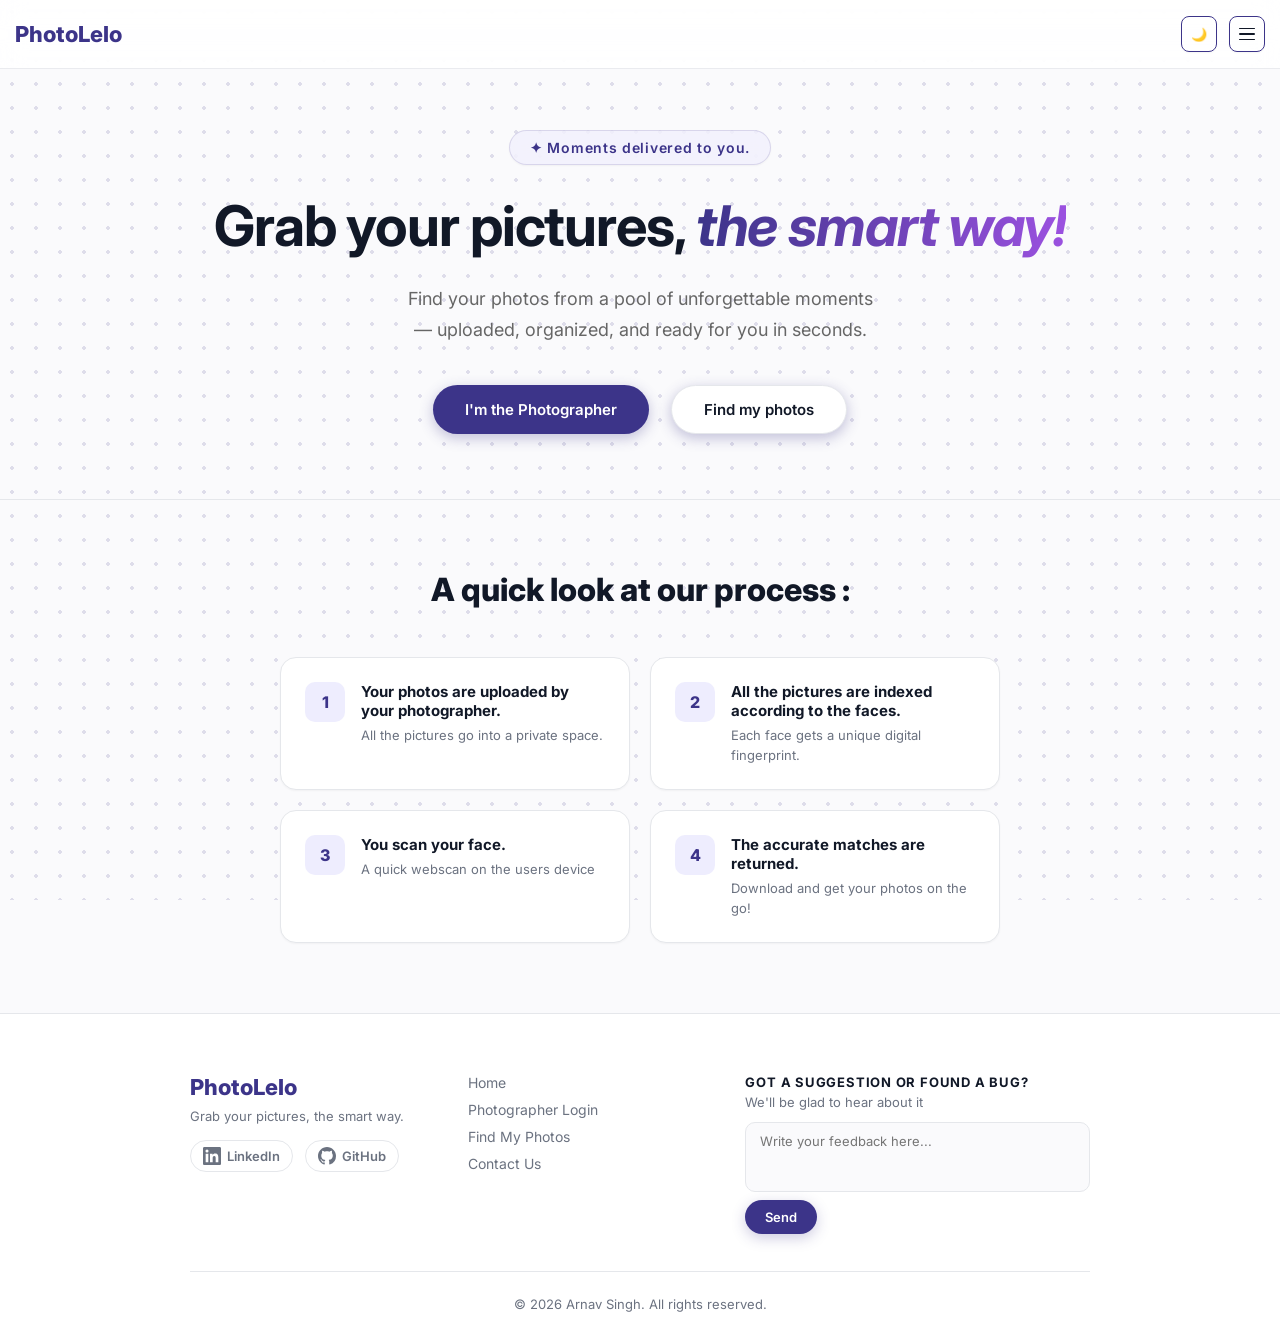
<file: index.html>
<!doctype html>
<html lang="en">
  <head>
    <meta charset="UTF-8" />
    <meta name="viewport" content="width=device-width, initial-scale=1.0" />
    <title>PhotoLelo</title>
    <link rel="stylesheet" href="css/style.css" />
  </head>
  <body>
    <nav class="navbar">
      <a href="index.html" class="logo" style="text-decoration: none"
        >PhotoLelo</a
      >
      <div
        style="margin-left: auto; display: flex; align-items: center; gap: 12px"
      >
        <button
          class="theme-toggle"
          onclick="toggleTheme()"
          title="Toggle theme"
        >
          🌙
        </button>
        <button class="hamburger" onclick="toggleMenu()" aria-label="Menu">
          <span></span>
          <span></span>
          <span></span>
        </button>
      </div>
    </nav>

    <!-- mobile menu dropdown -->
    <div id="nav-menu" class="nav-menu hidden">
      <a href="admin.html">Photographer Login</a>
      <a href="guest.html">Find My Photos</a>
      <a href="mailto:your@email.com">Contact Us</a>
      <a href="#footer-feedback" onclick="toggleMenu()">Send Feedback</a>
    </div>

    <section class="hero">
      <div class="hero-tag">✦ Moments delivered to you.</div>
      <h1>
        Grab your pictures, <span class="text-gradient">the smart way!</span>
      </h1>
      <p>
        Find your photos from a pool of unforgettable moments — uploaded,
        organized, and ready for you in seconds.
      </p>
      <div class="main-buttons">
        <a href="admin.html" class="btn btn-primary">I'm the Photographer</a>
        <a href="guest.html" class="btn btn-secondary">Find my photos</a>
      </div>
    </section>

    <!-- just telling people how it kinda works...no rocket science -->
    <section class="working">
      <h2>A quick look at our process :</h2>
      <div class="steps">
        <div class="step">
          <span class="step-num">1</span>
          <div>
            <h3>Your photos are uploaded by your photographer.</h3>
            <p>All the pictures go into a private space.</p>
          </div>
        </div>
        <div class="step">
          <span class="step-num">2</span>
          <div>
            <h3>All the pictures are indexed according to the faces.</h3>
            <p>Each face gets a unique digital fingerprint.</p>
          </div>
        </div>
        <div class="step">
          <span class="step-num">3</span>
          <div>
            <h3>You scan your face.</h3>
            <p>A quick webscan on the users device</p>
          </div>
        </div>
        <div class="step">
          <span class="step-num">4</span>
          <div>
            <h3>The accurate matches are returned.</h3>
            <p>Download and get your photos on the go!</p>
          </div>
        </div>
      </div>
    </section>
    <footer class="footer">
      <div class="footer-content">
        <div class="footer-left">
          <a href="index.html" class="logo" style="text-decoration: none"
            >PhotoLelo</a
          >
          <p class="footer-tagline">Grab your pictures, the smart way.</p>
          <div class="footer-social">
            <a
              href="https://www.linkedin.com/in/arnavsengar/"
              target="_blank"
              class="social-link"
            >
              <svg
                width="18"
                height="18"
                viewBox="0 0 24 24"
                fill="currentColor"
              >
                <path
                  d="M20.447 20.452h-3.554v-5.569c0-1.328-.027-3.037-1.852-3.037-1.853 0-2.136 1.445-2.136 2.939v5.667H9.351V9h3.414v1.561h.046c.477-.9 1.637-1.85 3.37-1.85 3.601 0 4.267 2.37 4.267 5.455v6.286zM5.337 7.433a2.062 2.062 0 0 1-2.063-2.065 2.064 2.064 0 1 1 2.063 2.065zm1.782 13.019H3.555V9h3.564v11.452zM22.225 0H1.771C.792 0 0 .774 0 1.729v20.542C0 23.227.792 24 1.771 24h20.451C23.2 24 24 23.227 24 22.271V1.729C24 .774 23.2 0 22.222 0h.003z"
                />
              </svg>
              LinkedIn
            </a>
            <a
              href="https://github.com/arnav-sengar"
              target="_blank"
              class="social-link"
            >
              <svg
                width="18"
                height="18"
                viewBox="0 0 24 24"
                fill="currentColor"
              >
                <path
                  d="M12 0C5.37 0 0 5.37 0 12c0 5.31 3.435 9.795 8.205 11.385.6.105.825-.255.825-.57 0-.285-.015-1.23-.015-2.235-3.015.555-3.795-.735-4.035-1.41-.135-.345-.72-1.41-1.23-1.695-.42-.225-1.02-.78-.015-.795.945-.015 1.62.87 1.845 1.23 1.08 1.815 2.805 1.305 3.495.99.105-.78.42-1.305.765-1.605-2.67-.3-5.46-1.335-5.46-5.925 0-1.305.465-2.385 1.23-3.225-.12-.3-.54-1.53.12-3.18 0 0 1.005-.315 3.3 1.23.96-.27 1.98-.405 3-.405s2.04.135 3 .405c2.295-1.56 3.3-1.23 3.3-1.23.66 1.65.24 2.88.12 3.18.765.84 1.23 1.905 1.23 3.225 0 4.605-2.805 5.625-5.475 5.925.435.375.81 1.095.81 2.22 0 1.605-.015 2.895-.015 3.3 0 .315.225.69.825.57A12.02 12.02 0 0 0 24 12c0-6.63-5.37-12-12-12z"
                />
              </svg>
              GitHub
            </a>
          </div>
        </div>

        <div class="footer-links">
          <a href="index.html">Home</a>
          <a href="admin.html">Photographer Login</a>
          <a href="guest.html">Find My Photos</a>
          <a href="mailto:arnavsengar1506@gmail.com" target="_blank"
            >Contact Us</a
          >
        </div>

        <div class="footer-feedback" id="footer-feedback">
          <h4>Got a suggestion or found a bug?</h4>
          <p>We'll be glad to hear about it</p>
          <div class="feedback-box" id="feedback-box">
            <textarea
              id="feedback-text"
              placeholder="Write your feedback here..."
              rows="3"
            ></textarea>
            <button onclick="submitFeedback()">Send</button>
            <p id="feedback-msg" class="feedback-msg"></p>
          </div>
        </div>
      </div>

      <div class="footer-bottom">
        <p>© 2026 Arnav Singh. All rights reserved.</p>
      </div>
    </footer>
    <script src="js/theme.js"></script>
  </body>
</html>
</file>
<file: css/style.css>
@import url('https://fonts.googleapis.com/css2?family=Inter:wght@400;500;600;700;800&display=swap');

:root {
  --primary: #3C3489;
  --primary-hover: #2a2463;
  --primary-light: #EEEDFE;
  --bg-main: #FAFAFC;
  --surface: #FFFFFF;
  --text-main: #111827;
  --text-muted: #6B7280;
  --border: #E5E7EB;
  --shadow-sm: 0 1px 2px rgba(0, 0, 0, 0.04);
  --shadow-md: 0 4px 6px -1px rgba(0, 0, 0, 0.05), 0 2px 4px -1px rgba(0, 0, 0, 0.03);
  --shadow-lg: 0 10px 15px -3px rgba(0, 0, 0, 0.08), 0 4px 6px -2px rgba(0, 0, 0, 0.04);
  --shadow-hover: 0 20px 25px -5px rgba(0, 0, 0, 0.1), 0 10px 10px -5px rgba(0, 0, 0, 0.04);
}

* {
  margin: 0;
  padding: 0;
  box-sizing: border-box;
}

body {
  font-family: 'Inter', sans-serif;
  color: var(--text-main);
  -webkit-font-smoothing: antialiased;
  background-color: var(--bg-main);
  background-image: radial-gradient(rgba(60, 52, 137, 0.15) 1.7px, transparent 1.5px);
  background-size: 24px 24px;
  background-attachment: fixed;
}

/* === NAVBAR === */
.navbar {
  position: fixed;
  top: 0;
  left: 0;
  width: 100%;
  z-index: 100;
  background: rgba(255, 255, 255, 0.85);
  backdrop-filter: blur(12px);
  border-bottom: 1px solid rgba(229, 231, 235, 0.8);
  padding: 16px 15px;
  display: flex;
  align-items: center;
  gap: 10px;
}

.logo {
  font-size: 22px;
  font-weight: 800;
  color: var(--primary);
}

.nav-badge {
  font-size: 12px;
  font-weight: 600;
  background: var(--primary-light);
  color: var(--primary);
  padding: 4px 12px;
  border-radius: 999px;
  margin-left: 8px;
}

.navbar button {
  margin-left: auto;
  padding: 7px 16px;
  background: transparent;
  border: 1.5px solid var(--primary);
  color: var(--primary);
  border-radius: 8px;
  font-family: 'Inter', sans-serif;
  font-size: 13px;
  font-weight: 600;
  cursor: pointer;
  transition: all 0.2s;
}

.navbar button:hover {
  background: var(--primary);
  color: #fff;
}

/* === HERO === */
.hero {
  text-align: center;
  padding: 130px 20px 120px;
  padding-bottom: 65px !important;
  min-height: auto;
  display: flex;
  flex-direction: column;
  align-items: center;
  justify-content: center;
  position: relative;
  border-bottom: 1px solid var(--border);
}

.hero-tag {
  display: inline-block;
  background: rgba(238, 237, 254, 0.6);
  backdrop-filter: blur(8px);
  color: var(--primary);
  font-size: 14px;
  font-weight: 600;
  letter-spacing: 0.05em;
  padding: 8px 20px;
  border-radius: 999px;
  margin-bottom: 28px;
  border: 1px solid rgba(60, 52, 137, 0.15);
  box-shadow: var(--shadow-sm);
}

.hero h1 {
  font-size: 56px;
  font-weight: 700;
  line-height: 1.15;
  letter-spacing: -0.02em;
  margin-bottom: 24px;
  color: var(--text-main);
  /* This prevents the text from being forced into one line */
  white-space: normal !important;
  word-wrap: break-word !important;
  
  /* Adds a small buffer to the sides so text doesn't touch the phone edges */
  padding: 0 16px !important;
  
  /* Ensure it doesn't try to be wider than the phone screen */
  max-width: 100%;
}

.hero p {
  font-size: 18px;
  color: #666;
  max-width: 480px;
  margin: 0 auto 40px;
  line-height: 1.7;
}

.text-gradient {
  background: linear-gradient(90deg, var(--primary), #9b51e0);
  background-clip: text;
  -webkit-background-clip: text;
  -webkit-text-fill-color: transparent;
  font-style: italic;
  display: inline-block;
  line-height: 1.2;
}

/* === BUTTONS === */
.main-buttons {
  display: flex;
  gap: 22px;
  justify-content: center;
  flex-wrap: wrap;
}

.btn {
  padding: 14px 32px;
  border-radius: 999px;
  font-size: 15px;
  font-weight: 600;
  text-decoration: none;
  transition: all 0.2s cubic-bezier(0.4, 0, 0.2, 1);
  cursor: pointer;
  display: inline-flex;
  align-items: center;
  justify-content: center;
  border: none;
}

.btn-primary {
  background: var(--primary);
  color: #fff;
  box-shadow: 0 4px 14px rgba(60, 52, 137, 0.3);
}

.btn-primary:hover {
  background: var(--primary-hover);
  transform: translateY(-2px);
  box-shadow: 0 6px 20px rgba(60, 52, 137, 0.4);
}

.btn-primary:active {
  transform: translateY(0);
}

.btn-secondary {
  background: var(--surface);
  color: var(--text-main);
  border: 1px solid var(--border);
  box-shadow: 0 4px 14px rgba(60, 52, 137, 0.3);
}

.btn-secondary:hover {
  border-color: var(--primary);
  color: var(--primary);
  transform: translateY(-2px);
  box-shadow: 0 6px 20px rgba(60, 52, 137, 0.15);
}

/* === HOW IT WORKS === */
.working {
  padding: 70px 40px;
  max-width: 800px;
  margin: 0 auto;
}

.working h2 {
  font-size: 32px;
  font-weight: 800;
  margin-bottom: 48px;
  text-align: center;
  color: var(--text-main);
}

.steps {
  display: grid;
  grid-template-columns: 1fr 1fr;
  gap: 20px;
}

.step {
  display: flex;
  gap: 16px;
  align-items: flex-start;
  background: var(--surface);
  border: 1px solid var(--border);
  border-radius: 16px;
  padding: 24px;
  transition: all 0.2s;
  box-shadow: var(--shadow-sm);
}

.step:hover {
  border-color: var(--primary);
  transform: translateY(-2px);
  box-shadow: var(--shadow-md);
}

.step-num {
  width: 40px;
  height: 40px;
  border-radius: 10px;
  background: var(--primary-light);
  color: var(--primary);
  font-size: 16px;
  font-weight: 800;
  display: flex;
  align-items: center;
  justify-content: center;
  flex-shrink: 0;
}

.step h3 {
  font-size: 15px;
  font-weight: 700;
  margin-bottom: 6px;
  color: var(--text-main);
}

.step p {
  font-size: 13px;
  color: var(--text-muted);
  line-height: 1.5;
}

/* === HIDDEN === */
.hidden {
  display: none;
}

/* === LOCK SCREEN === */
.lockscreen {
  min-height: 100vh;
  display: flex;
  align-items: center;
  justify-content: center;
  background: transparent;
  padding: 110px 12px;
}

.lockcard {
  background: var(--surface);
  border: 1px solid rgba(60, 52, 137, 0.08);
  border-radius: 24px;
  padding: 48px 40px;
  width: 100%;
  max-width: 500px;
  text-align: center;
  box-shadow: 0 8px 40px rgba(60, 52, 137, 0.12);
  display: flex;
  flex-direction: column;
}

.lockcard h2 {
  font-size: 26px;
  font-weight: 800;
  margin-bottom: 10px;
  color: var(--text-main);
}

.lockcard p {
  font-size: 14px;
  color: var(--text-muted);
  margin-bottom: 24px;
}

.lockcard input {
  width: 100%;
  padding: 12px 16px;
  border: 1.5px solid var(--border);
  border-radius: 10px;
  font-size: 15px;
  font-family: 'Inter', sans-serif;
  color: var(--text-main);
  background: var(--bg-main);
  margin-bottom: 12px;
  transition: all 0.2s;
}

.lockcard input:focus {
  outline: none;
  border-color: var(--primary);
  background: var(--surface);
  box-shadow: 0 0 0 4px var(--primary-light);
}

.lockcard button {
  width: 100%;
  padding: 13px;
  background: var(--primary);
  color: #fff;
  border-radius: 999px;
  border: none;
  font-size: 15px;
  font-weight: 700;
  cursor: pointer;
  font-family: 'Inter', sans-serif;
  box-shadow: 0 4px 14px rgba(60, 52, 137, 0.3);
  transition: all 0.2s;
}

.lockcard button:hover {
  background: var(--primary-hover);
  transform: translateY(-1px);
}

.error-msg {
  display: none;
  font-size: 13px;
  color: #cc0000;
  margin-top: 10px;
}

/* === INPUT WRAPPER (password toggle) === */
.input-wrapper {
  position: relative;
  margin-bottom: 12px;
}

.input-wrapper input {
  margin-bottom: 0;
  padding-right: 40px;
}

.input-wrapper span {
  position: absolute;
  right: 12px;
  top: 50%;
  transform: translateY(-50%);
  cursor: pointer;
  font-size: 16px;
  color: #888;
  user-select: none;
}

/* === ADMIN CONTENT === */
.admin-content {
  max-width: 600px; 
  
  /* 2. Centers the box horizontally */
  margin: 0 auto; 
  
  /* 3. Adds space on the left/right for mobile/smaller screens */
  padding: 100px 20px; 
  
  /* 4. Ensures the gap between cards stays consistent */
  display: flex;
  flex-direction: column;
  gap: 20px;
}

/* === CARDS === */
.card {
  background: var(--surface);
  border: 1px solid rgba(60, 52, 137, 0.08);
  border-radius: 20px;
  padding: 28px;
  box-shadow: var(--shadow-md);
  transition: all 0.3s ease;
}

.card:hover {
  box-shadow: var(--shadow-hover);
  transform: translateY(-2px);
}

.card-header {
  display: flex;
  align-items: center;
  gap: 10px;
  margin-bottom: 16px;
  padding-bottom: 16px;
  border-bottom: 1px solid var(--border);
}

.card-icon {
  width: 36px;
  height: 36px;
  border-radius: 10px;
  background: var(--primary-light);
  display: flex;
  align-items: center;
  justify-content: center;
  font-size: 18px;
}

.card h2 {
  font-size: 16px;
  font-weight: 700;
  color: var(--text-main);
  margin: 0;
}

.card p {
  font-size: 13px;
  color: var(--text-muted);
  margin-bottom: 16px;
  line-height: 1.6;
}

/* === CARD INPUTS === */
.card input[type="text"] {
  width: 100%;
  padding: 11px 14px;
  border: 1.5px solid var(--border);
  border-radius: 10px;
  font-size: 14px;
  font-family: 'Inter', sans-serif;
  color: var(--text-main);
  background: var(--bg-main);
  margin-bottom: 12px;
  transition: all 0.2s;
}

.card input[type="text"]:focus {
  outline: none;
  border-color: var(--primary);
  background: var(--surface);
  box-shadow: 0 0 0 4px var(--primary-light);
}

.card button {
  padding: 10px 22px;
  background: var(--primary);
  color: #fff;
  border: none;
  border-radius: 999px;
  font-size: 14px;
  font-weight: 600;
  cursor: pointer;
  font-family: 'Inter', sans-serif;
  margin-bottom: 12px;
  transition: all 0.2s;
  box-shadow: 0 4px 14px rgba(60, 52, 137, 0.25);
}

.card button:hover {
  background: var(--primary-hover);
  transform: translateY(-1px);
}

/* === DROPZONE === */
.dropzone {
  border: 2px dashed #C7D2FE;
  border-radius: 16px;
  padding: 5px 20px;
  text-align: center;
  cursor: pointer;
  transition: all 0.2s ease;
  background: #F8FAFC;
}

.dropzone:hover {
  border-color: var(--primary);
  background: var(--primary-light);
  transform: scale(1.01);
}

.dropzone-icon {
  font-size: 42px;
  margin-bottom: 16px;
  opacity: 0.8;
  transition: transform 0.2s;
}

.dropzone:hover .dropzone-icon {
  transform: translateY(-4px);
}

.dropzone p {
  font-size: 14px;
  color: var(--text-muted);
  margin: 0 0 4px;
}

.dropzone span {
  color: var(--primary);
  font-weight: 700;
  cursor: pointer;
  text-decoration: underline;
  text-underline-offset: 2px;
}

.dropzone input {
  display: none;
}

/* === SHARE BOX === */
.sharebox {
  display: flex;
  flex-direction: row;
  align-items: center; /* This centers them vertically */
  gap: 10px;
  margin-top: 12px;
}

.sharebox input {
  flex: 1;
  min-width: 0;
  /* Ensure padding and height are consistent */
  padding: 12px 14px; 
  height: 45px; /* Set a explicit height */
  box-sizing: border-box; /* Ensures padding doesn't increase height */
  border: 1.5px solid var(--border);
  border-radius: 10px;
  font-size: 13px;
  background: var(--bg-main);
  color: var(--text-muted);
}

.sharebox button {
  /* Set the same height as the input to match alignment */
  height: 45px;
  padding: 0 20px; /* Use padding-top/bottom 0 to keep text centered */
  display: flex;
  align-items: center; /* Centers text inside the button */
  justify-content: center;
  background: var(--primary);
  color: #fff;
  border: none;
  border-radius: 999px;
  font-size: 14px;
  font-weight: 600;
  cursor: pointer;
  flex-shrink: 0;
  box-shadow: 0 4px 14px rgba(60, 52, 137, 0.25);
  transition: all 0.2s;
}

.copy-toast {
  font-size: 13px;
  color: #0F6E56;
  font-weight: 600;
  opacity: 0;
  transition: opacity 0.3s;
}

/* === PHOTO GRID === */
.photogrid {
  display: grid;
  grid-template-columns: repeat(auto-fill, minmax(100px, 1fr));
  gap: 10px;
  max-height: 300px;
  overflow-y: auto;
}

.photoitem img {
  width: 100%;
  aspect-ratio: 1;
  object-fit: cover;
  border-radius: 8px;
  border: 1px solid var(--border);
}

/* === EVENTS LIST === */
#events-list {
  max-height: 300px;
  overflow-y: auto;
  padding-right: 4px;
}
.event-item {
  display: flex;
  align-items: center;
  justify-content: space-between;
  padding: 14px 16px;
  border: 1px solid var(--border);
  border-radius: 12px;
  margin-bottom: 8px;
  cursor: pointer;
  transition: all 0.2s;
  background: var(--bg-main);
}

.event-item:hover {
  border-color: var(--primary);
  background: #f5f3ff;
}

.event-item.active {
  border-color: var(--primary);
  background: var(--primary-light);
  box-shadow: 0 0 0 3px rgba(60, 52, 137, 0.1);
}

.event-item-name {
  font-size: 14px;
  font-weight: 700;
  color: var(--text-main);
}

.event-item-meta {
  font-size: 12px;
  color: #aaa;
  margin-top: 3px;
}

.event-item-right {
  display: flex;
  align-items: center;
  gap: 8px;
}

.event-select-btn {
  font-size: 12px;
  padding: 6px 14px;
  background: var(--primary);
  color: #fff;
  border: none;
  border-radius: 999px;
  cursor: pointer;
  font-family: 'Inter', sans-serif;
  font-weight: 600;
  transition: all 0.2s;
  margin-bottom: 0;
  box-shadow: none;
}

.event-select-btn:hover {
  background: var(--primary-hover);
  transform: translateY(-1px);
}

.event-delete-btn {
  font-size: 12px;
  padding: 6px 14px;
  background: transparent;
  color: #cc0000;
  border: 1px solid #cc0000;
  border-radius: 999px;
  cursor: pointer;
  font-family: 'Inter', sans-serif;
  font-weight: 600;
  transition: all 0.2s;
}

.event-delete-btn:hover {
  background: #cc0000;
  color: #fff;
}

/* === GUEST PAGE === */
.guest-container {
  min-height: 100vh;
  display: flex;
  align-items: center;
  justify-content: center;
  padding: 100px 20px 20px;
}

.guest-card {
  background: var(--surface);
  border: 1px solid rgba(60, 52, 137, 0.08);
  border-radius: 24px;
  padding: 20px;
  width: 100%;
  max-width: 420px;
  text-align: center;
  box-shadow: 0 8px 40px rgba(60, 52, 137, 0.12);
}

.guest-card h2 {
  font-size: 26px;
  font-weight: 800;
  margin-bottom: 20px;
  color: var(--text-main);
}

.guest-card p {
  font-size: 14px;
  color: var(--text-muted);
  margin-bottom: 20px;
  line-height: 1.6;
}

.video-wrapper {
  position: relative;
  width: 100%;
  aspect-ratio: 3/2;
  background: #1a1a1a;
  border-radius: 16px;
  overflow: hidden;
  margin-bottom: 20px;
  box-shadow: 0 4px 20px rgba(0,0,0,0.15);
}

video {
  width: 100%;
  height: 100%;
  object-fit: cover;
}

.overlay {
  position: absolute;
  top: 0;
  left: 0;
  width: 100%;
  height: 100%;
}

#scan-btn {
  width: 100%;
  padding: 14px;
  background: var(--primary);
  color: #fff;
  border: none;
  border-radius: 999px;
  font-size: 15px;
  font-weight: 700;
  cursor: pointer;
  font-family: 'Inter', sans-serif;
  margin-bottom: 12px;
  box-shadow: 0 4px 14px rgba(60, 52, 137, 0.3);
  transition: all 0.2s;
}

#scan-btn:hover {
  background: var(--primary-hover);
  transform: translateY(-1px);
  box-shadow: 0 6px 20px rgba(60, 52, 137, 0.4);
}

.scan-status {
  font-size: 13px;
  color: var(--text-muted);
  min-height: 20px;
}

/* === LINK SCREEN INPUTS === */
#link-btn {
  width: 100%;
  padding: 13px;
  background: var(--primary);
  color: #fff;
  border: none;
  border-radius: 999px;
  font-size: 15px;
  font-weight: 700;
  cursor: pointer;
  font-family: 'Inter', sans-serif;
  margin-top: 12px;
  margin-bottom: 8px;
  box-shadow: 0 4px 14px rgba(60, 52, 137, 0.3);
  transition: all 0.2s;
}

#link-btn:hover {
  background: var(--primary-hover);
  transform: translateY(-1px);
}

#event-link-input {
  width: 100%;
  padding: 16px 16px;
  border: 1.5px solid var(--border);
  border-radius: 10px;
  font-size: 14px;
  font-family: 'Inter', sans-serif;
  background: var(--bg-main);
  color: var(--text-main);
  transition: all 0.2s;
  margin-bottom: 16px;
}

#event-link-input:focus {
  outline: none;
  border-color: var(--primary);
  background: var(--surface);
  box-shadow: 0 0 0 4px var(--primary-light);
}

/* === RESULTS GRID === */
.results-grid {
  display: grid;
  grid-template-columns: repeat(auto-fill, minmax(150px, 1fr));
  gap: 16px;
  margin-top: 12px;
  max-height: 500px;
  overflow-y: auto;
  padding-right: 4px;
}

.result-item {
  border-radius: 16px;
  overflow: hidden;
  border: 1px solid var(--border);
  background: var(--surface);
  box-shadow: var(--shadow-sm);
  transition: all 0.2s;
}

.result-item:hover {
  transform: translateY(-2px);
  box-shadow: var(--shadow-md);
}

.result-item img {
  width: 100%;
  aspect-ratio: 1;
  object-fit: cover;
  display: block;
}

.download-btn {
  display: block;
  text-align: center;
  
  margin-top: 10px;
  background: var(--primary);
  color: #fff;
  font-size: 13px;
  font-weight: 600;
  border: none;
  cursor: pointer;
  font-family: 'Inter', sans-serif;
  transition: background 0.2s;
  width: 100%;
  border-radius: 0 0 16px 16px;
}

.download-btn:hover {
  background: var(--primary-hover);
}

/* === AUTH TABS === */
.auth-tabs {
  display: flex;
  gap: 8px;
  margin-bottom: 24px;
  background: var(--bg-main);
  padding: 4px;
  border-radius: 10px;
}

.auth-tab {
  flex: 1;
  padding: 8px;
  border: none;
  background: transparent;
  border-radius: 8px;
  font-size: 14px;
  font-weight: 600;
  cursor: pointer;
  color: var(--text-muted);
  font-family: 'Inter', sans-serif;
  transition: all 0.2s;
  box-shadow: none;
  margin-bottom: 0;
  width: auto;
}

.auth-tab.active {
  background: var(--surface);
  color: var(--primary);
  box-shadow: var(--shadow-sm);
  cursor: default;
  pointer-events: none;
}

.theme-toggle {
  margin-left: auto;
  width: 36px;
  height: 36px;
  border-radius: 50%;
  border: 1.5px solid var(--border);
  background: var(--surface);
  cursor: pointer;
  font-size: 16px;
  display: flex;
  align-items: center;
  justify-content: center;
  transition: all 0.2s;
  box-shadow: var(--shadow-sm);
  margin-bottom: 0;
  padding: 0;
}

.theme-toggle:hover {
  border-color: var(--primary);
  box-shadow: none;
}

/* === DARK MODE === */
body.dark {
  --bg-main: #0f0f13;
  --surface: #1a1a24;
  --text-main: #f3f4f6;
  --text-muted: #9ca3af;
  --border: #2d2d3d;
  background-color: var(--bg-main);
  background-image: radial-gradient(rgba(139, 92, 246, 0.15) 1.7px, transparent 1.5px);
}

body.dark .navbar {
  background: rgba(26, 26, 36, 0.85);
  border-bottom: 1px solid rgba(45, 45, 61, 0.8);
}

body.dark .lockcard,
body.dark .card,
body.dark .guest-card {
  background: var(--surface);
  border-color: var(--border);
}

body.dark .hero {
  background: transparent;
}

body.dark .step {
  background: var(--surface);
  border-color: var(--border);
}

body.dark .event-item {
  background: var(--surface);
  border-color: var(--border);
}

body.dark .dropzone {
  background: #13131a;
  border-color: #3d3d5c;
}
body.dark .auth-tabs {
  background: #1a1a24;
  border: none
}

body.dark .auth-tab {
  color: var(--text-muted);
  background: transparent;
}

body.dark .auth-tab.active {
  background: var(--primary);
  color: #fff;
  box-shadow: none;
}
.back-btn {
  display: inline-flex;
  align-items: center;
  gap: 6px;
  font-size: 13px;
  font-weight: 600;
  color: var(--text-muted);
  text-decoration: none;
  margin-bottom: 20px;
  transition: color 0.2s;
  align-self: flex-start;
}

.download-all-btn {
  margin-bottom: 16px;
  font-size: 14px;
  padding: 10px 24px;
}

/* Add this to the bottom of style.css */
@media (max-width: 768px) {
  .working {
    display: flex;
    flex-direction: column; /* This stacks them vertically */
    width: 100%;
    padding: 50px 16px; /* Adds breathing room on the sides */
  }
  .steps {
    display: flex;
    flex-direction: column;
    gap: 20px;
    padding: 0 16px;
  }
  .step {
    flex-direction: row; /* Puts number on top, text below */
    align-items: flex-start;    /* Centers everything */
    text-align: left;
  }
}

/* === FOOTER === */
.footer {
  background: var(--surface);
  border-top: 1px solid var(--border);
  padding: 60px 40px 24px;
  margin-top: 0;
}

.footer-content {
  max-width: 900px;
  margin: 0 auto;
  display: grid;
  grid-template-columns: 1fr 1fr 1.5fr;
  gap: 48px;
  margin-bottom: 1px;
  align-items: start;
}

.footer-tagline {
  font-size: 13px;
  color: var(--text-muted);
  margin-top: 8px;
  margin-bottom: 16px;
}

.footer-social {
  display: flex;
  gap: 12px;
}

.social-link {
  display: inline-flex;
  align-items: center;
  gap: 6px;
  font-size: 13px;
  font-weight: 600;
  color: var(--text-muted);
  text-decoration: none;
  padding: 6px 12px;
  border: 1px solid var(--border);
  border-radius: 999px;
  transition: all 0.2s;
}

.social-link:hover {
  border-color: var(--primary);
  color: var(--primary);
}

.footer-links {
  display: flex;
  flex-direction: column;
  gap: 10px;
}

.footer-links h4 {
  font-size: 13px;
  font-weight: 700;
  color: var(--text-main);
  margin-bottom: 4px;
  text-transform: uppercase;
  letter-spacing: 0.06em;
}

.footer-links a {
  font-size: 14px;
  color: var(--text-muted);
  text-decoration: none;
  transition: color 0.2s;
}

.footer-links a:hover {
  color: var(--primary);
}

.footer-feedback h4 {
  font-size: 13px;
  font-weight: 700;
  color: var(--text-main);
  margin-bottom: 4px;
  text-transform: uppercase;
  letter-spacing: 0.06em;
}

.footer-feedback p {
  font-size: 13px;
  color: var(--text-muted);
  margin-bottom: 12px;
}

.feedback-box {
  display: flex;
  flex-direction: column;
  gap: 8px;
}

.feedback-box textarea {
  width: 100%;
  padding: 10px 14px;
  border: 1.5px solid var(--border);
  border-radius: 10px;
  font-size: 13px;
  font-family: 'Inter', sans-serif;
  background: var(--bg-main);
  color: var(--text-main);
  resize: none;
  transition: all 0.2s;
}

.feedback-box textarea:focus {
  outline: none;
  border-color: var(--primary);
  box-shadow: 0 0 0 4px var(--primary-light);
}

.feedback-box button {
  padding: 9px 20px;
  background: var(--primary);
  color: #fff;
  border: none;
  border-radius: 999px;
  font-size: 13px;
  font-weight: 600;
  cursor: pointer;
  font-family: 'Inter', sans-serif;
  transition: all 0.2s;
  align-self: flex-start;
  box-shadow: 0 4px 14px rgba(60, 52, 137, 0.25);
}

.feedback-box button:hover {
  background: var(--primary-hover);
  transform: translateY(-1px);
}

.feedback-msg {
  font-size: 12px;
  color: #0F6E56;
  font-weight: 600;
  min-height: 16px;
}

.footer-bottom {
  max-width: 900px;
  margin: 0 auto;
  padding-top: 24px;
  border-top: 1px solid var(--border);
  text-align: center;
  font-size: 13px;
  color: var(--text-muted);
}

@media (max-width: 600px) {
  .footer-content {
    grid-template-columns: 1fr;
    gap: 32px;
  }

  .footer {
    padding: 40px 20px 24px;
  }
}

/* === HAMBURGER === */
.hamburger {
  width: 36px;
  height: 36px;
  border-radius: 8px;
  border: 1.5px solid var(--border);
  background: var(--surface);
  cursor: pointer;
  display: flex;
  flex-direction: column;
  align-items: center;
  justify-content: center;
  gap: 4px;
  padding: 0;
  margin-bottom: 0;
  box-shadow: var(--shadow-sm);
  transition: all 0.2s;
}

.hamburger:hover {
  border-color: var(--primary);
}

.hamburger span {
  display: block;
  width: 16px;
  height: 1.5px;
  background: var(--text-main);
  border-radius: 2px;
  transition: all 0.2s;
}

/* === NAV MENU === */
.nav-menu {
  position: fixed;
  top: 57px;
  right: 20px;
  background: var(--surface);
  border: 1px solid var(--border);
  border-radius: 14px;
  padding: 8px;
  display: flex;
  flex-direction: column;
  gap: 2px;
  z-index: 999;
  box-shadow: var(--shadow-lg);
  min-width: 200px;
}

.nav-menu a {
  padding: 10px 14px;
  font-size: 14px;
  font-weight: 500;
  color: var(--text-main);
  text-decoration: none;
  border-radius: 8px;
  transition: all 0.15s;
}

.nav-menu a:hover {
  background: var(--primary-light);
  color: var(--primary);
}

.nav-menu.hidden {
  display: none;
}
</file>
